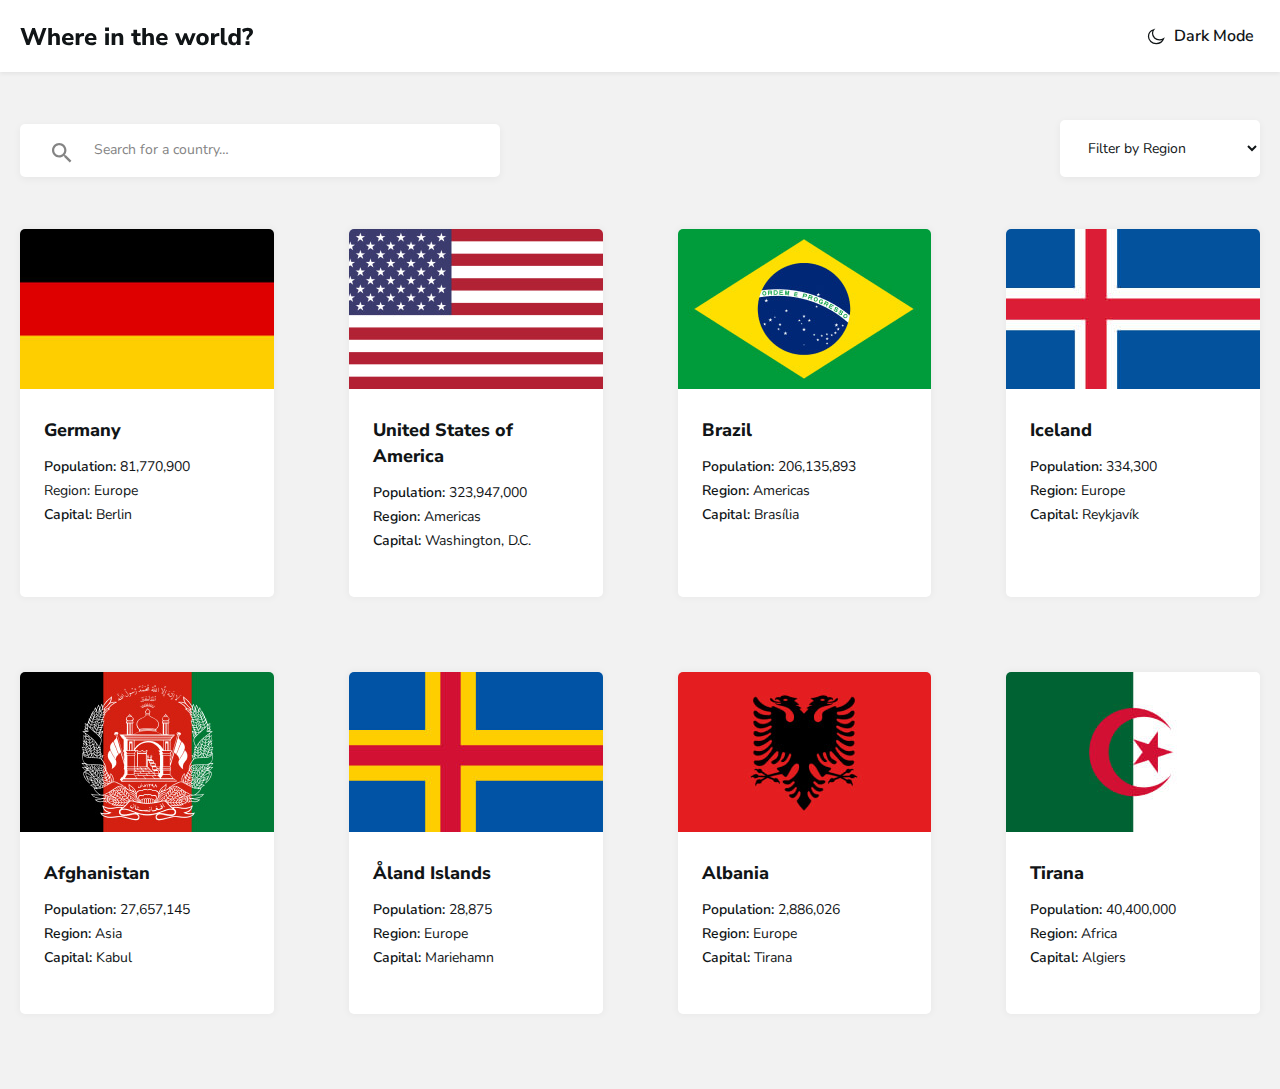
<file: index.html>
<!DOCTYPE html>
<html lang="en">
<head>
  <meta charset="UTF-8">
  <meta http-equiv="X-UA-Compatible" content="IE=edge">
  <meta name="viewport" content="width=device-width, initial-scale=1.0">
  <title>Countries</title>

  <!-- GOOGLE-FONTS -->

  <link rel="preconnect" href="https://fonts.googleapis.com">
  <link rel="preconnect" href="https://fonts.gstatic.com" crossorigin>
  <link href="https://fonts.googleapis.com/css2?family=Nunito+Sans:wght@300;400;600;800&display=swap" rel="stylesheet">
  <!-- Stylesheets -->
  <link rel="stylesheet" href="./css/normalize.css">
  <link rel="stylesheet" href="./css/style.css">
</head>
<body>
  <!-- SITE-HEADER -->

  <header class="site-header">
    <div class="container">
      <div class="site-header-container">
        <a href="index.html" class="site-header-logo-link">
          <svg class="site-header-logo-img" width="233" height="19" viewBox="0 0 233 19"  xmlns="http://www.w3.org/2000/svg">
            <path d="M6.432 18L0.408 1.08H4.224L8.112 12.648L12.216 1.08H14.904L18.888 12.84L22.92 1.08H26.52L20.448 18H17.424L13.464 6.768L9.456 18H6.432ZM28.2748 18V1.08H31.8988V7.824C32.3148 7.216 32.8508 6.76 33.5068 6.456C34.1628 6.136 34.8908 5.976 35.6908 5.976C38.4588 5.976 39.8428 7.624 39.8428 10.92V18H36.2188V11.088C36.2188 10.272 36.0668 9.688 35.7628 9.336C35.4588 8.968 35.0108 8.784 34.4188 8.784C33.6508 8.784 33.0348 9.024 32.5708 9.504C32.1228 9.984 31.8988 10.624 31.8988 11.424V18H28.2748ZM48.6683 18.264C47.2763 18.264 46.0763 18.016 45.0683 17.52C44.0763 17.008 43.3083 16.296 42.7643 15.384C42.2363 14.456 41.9723 13.368 41.9723 12.12C41.9723 10.904 42.2283 9.84 42.7402 8.928C43.2683 8 43.9803 7.28 44.8763 6.768C45.7883 6.24 46.8363 5.976 48.0203 5.976C49.7323 5.976 51.0923 6.52 52.1003 7.608C53.1083 8.68 53.6123 10.136 53.6123 11.976V12.888H45.4283C45.5563 13.816 45.8923 14.496 46.4363 14.928C46.9963 15.344 47.7643 15.552 48.7403 15.552C49.3803 15.552 50.0283 15.456 50.6843 15.264C51.3403 15.072 51.9323 14.776 52.4603 14.376L53.4203 16.8C52.8283 17.248 52.1003 17.608 51.2363 17.88C50.3883 18.136 49.5323 18.264 48.6683 18.264ZM48.1643 8.376C47.3963 8.376 46.7723 8.608 46.2923 9.072C45.8283 9.536 45.5403 10.184 45.4283 11.016H50.6123C50.5163 9.256 49.7003 8.376 48.1643 8.376ZM55.7201 18V6.216H59.2721V8.256C59.8321 6.88 61.0321 6.12 62.8721 5.976L63.9281 5.904L64.1441 8.952L62.1041 9.168C60.3121 9.344 59.4161 10.256 59.4161 11.904V18H55.7201ZM71.5198 18.264C70.1278 18.264 68.9278 18.016 67.9198 17.52C66.9278 17.008 66.1598 16.296 65.6158 15.384C65.0878 14.456 64.8238 13.368 64.8238 12.12C64.8238 10.904 65.0798 9.84 65.5918 8.928C66.1198 8 66.8318 7.28 67.7278 6.768C68.6398 6.24 69.6878 5.976 70.8718 5.976C72.5838 5.976 73.9438 6.52 74.9518 7.608C75.9598 8.68 76.4638 10.136 76.4638 11.976V12.888H68.2798C68.4078 13.816 68.7438 14.496 69.2878 14.928C69.8478 15.344 70.6158 15.552 71.5918 15.552C72.2318 15.552 72.8798 15.456 73.5358 15.264C74.1918 15.072 74.7838 14.776 75.3118 14.376L76.2718 16.8C75.6798 17.248 74.9518 17.608 74.0878 17.88C73.2398 18.136 72.3838 18.264 71.5198 18.264ZM71.0158 8.376C70.2478 8.376 69.6238 8.608 69.1438 9.072C68.6798 9.536 68.3918 10.184 68.2798 11.016H73.4638C73.3678 9.256 72.5518 8.376 71.0158 8.376ZM85.1074 3.936V0.551999H89.0194V3.936H85.1074ZM85.2514 18V6.216H88.8754V18H85.2514ZM91.6733 18V6.216H95.2253V7.944C95.6253 7.304 96.1613 6.816 96.8333 6.48C97.5053 6.144 98.2573 5.976 99.0893 5.976C100.481 5.976 101.521 6.384 102.209 7.2C102.897 8 103.241 9.24 103.241 10.92V18H99.6173V11.088C99.6173 10.272 99.4653 9.688 99.1613 9.336C98.8573 8.968 98.4093 8.784 97.8173 8.784C97.0493 8.784 96.4333 9.024 95.9693 9.504C95.5213 9.984 95.2973 10.624 95.2973 11.424V18H91.6733ZM118.41 18.264C115.098 18.264 113.442 16.656 113.442 13.44V8.928H111.21V6.216H113.442V2.76H117.066V6.216H120.546V8.928H117.066V13.296C117.066 13.968 117.218 14.472 117.522 14.808C117.842 15.144 118.346 15.312 119.034 15.312C119.242 15.312 119.458 15.288 119.682 15.24C119.922 15.192 120.178 15.128 120.45 15.048L120.978 17.688C120.642 17.864 120.242 18 119.778 18.096C119.314 18.208 118.858 18.264 118.41 18.264ZM122.33 18V1.08H125.954V7.824C126.37 7.216 126.906 6.76 127.562 6.456C128.218 6.136 128.946 5.976 129.746 5.976C132.514 5.976 133.898 7.624 133.898 10.92V18H130.274V11.088C130.274 10.272 130.122 9.688 129.818 9.336C129.514 8.968 129.066 8.784 128.474 8.784C127.706 8.784 127.09 9.024 126.626 9.504C126.178 9.984 125.954 10.624 125.954 11.424V18H122.33ZM142.723 18.264C141.331 18.264 140.131 18.016 139.123 17.52C138.131 17.008 137.363 16.296 136.819 15.384C136.291 14.456 136.027 13.368 136.027 12.12C136.027 10.904 136.283 9.84 136.795 8.928C137.323 8 138.035 7.28 138.931 6.768C139.843 6.24 140.891 5.976 142.075 5.976C143.787 5.976 145.147 6.52 146.155 7.608C147.163 8.68 147.667 10.136 147.667 11.976V12.888H139.483C139.611 13.816 139.947 14.496 140.491 14.928C141.051 15.344 141.819 15.552 142.795 15.552C143.435 15.552 144.083 15.456 144.739 15.264C145.395 15.072 145.987 14.776 146.515 14.376L147.475 16.8C146.883 17.248 146.155 17.608 145.291 17.88C144.443 18.136 143.587 18.264 142.723 18.264ZM142.219 8.376C141.451 8.376 140.827 8.608 140.347 9.072C139.883 9.536 139.595 10.184 139.483 11.016H144.667C144.571 9.256 143.755 8.376 142.219 8.376ZM159.791 18L154.99 6.216H158.663L161.471 13.776L164.279 6.216H166.679L169.487 13.872L172.295 6.216H175.775L171.023 18H167.951L165.359 11.304L162.839 18H159.791ZM182.509 18.264C181.245 18.264 180.141 18.016 179.197 17.52C178.269 17.008 177.549 16.296 177.037 15.384C176.525 14.456 176.269 13.36 176.269 12.096C176.269 10.848 176.525 9.768 177.037 8.856C177.549 7.928 178.269 7.216 179.197 6.72C180.141 6.224 181.245 5.976 182.509 5.976C183.773 5.976 184.869 6.224 185.797 6.72C186.741 7.216 187.469 7.928 187.981 8.856C188.509 9.768 188.773 10.848 188.773 12.096C188.773 13.36 188.509 14.456 187.981 15.384C187.469 16.296 186.741 17.008 185.797 17.52C184.869 18.016 183.773 18.264 182.509 18.264ZM182.509 15.552C183.277 15.552 183.901 15.272 184.381 14.712C184.877 14.152 185.125 13.28 185.125 12.096C185.125 10.928 184.877 10.072 184.381 9.528C183.901 8.968 183.277 8.688 182.509 8.688C181.741 8.688 181.117 8.968 180.637 9.528C180.157 10.072 179.917 10.928 179.917 12.096C179.917 13.28 180.157 14.152 180.637 14.712C181.117 15.272 181.741 15.552 182.509 15.552ZM190.978 18V6.216H194.53V8.256C195.09 6.88 196.29 6.12 198.13 5.976L199.186 5.904L199.402 8.952L197.362 9.168C195.57 9.344 194.674 10.256 194.674 11.904V18H190.978ZM205.261 18.264C203.741 18.264 202.629 17.872 201.925 17.088C201.221 16.288 200.869 15.104 200.869 13.536V1.08H204.493V13.392C204.493 14.672 205.061 15.312 206.197 15.312C206.373 15.312 206.541 15.304 206.701 15.288C206.877 15.272 207.045 15.24 207.205 15.192L207.157 18C206.549 18.176 205.917 18.264 205.261 18.264ZM213.328 18.264C212.304 18.264 211.4 18.016 210.616 17.52C209.848 17.008 209.248 16.296 208.816 15.384C208.384 14.456 208.168 13.36 208.168 12.096C208.168 10.832 208.384 9.744 208.816 8.832C209.248 7.92 209.848 7.216 210.616 6.72C211.4 6.224 212.304 5.976 213.328 5.976C214.112 5.976 214.832 6.144 215.488 6.48C216.144 6.816 216.64 7.264 216.976 7.824V1.08H220.6V18H217.048V16.224C216.728 16.848 216.232 17.344 215.56 17.712C214.904 18.08 214.16 18.264 213.328 18.264ZM214.408 15.552C215.176 15.552 215.8 15.272 216.28 14.712C216.776 14.152 217.024 13.28 217.024 12.096C217.024 10.928 216.776 10.072 216.28 9.528C215.8 8.968 215.176 8.688 214.408 8.688C213.64 8.688 213.016 8.968 212.536 9.528C212.056 10.072 211.816 10.928 211.816 12.096C211.816 13.28 212.056 14.152 212.536 14.712C213.016 15.272 213.64 15.552 214.408 15.552ZM226.416 12.648V11.52C226.416 10.816 226.544 10.168 226.8 9.576C227.056 8.968 227.496 8.328 228.12 7.656C228.568 7.176 228.88 6.768 229.056 6.432C229.232 6.08 229.32 5.72 229.32 5.352C229.32 4.904 229.152 4.552 228.816 4.296C228.496 4.04 228.032 3.912 227.424 3.912C225.936 3.912 224.536 4.448 223.224 5.52L222.048 2.784C222.752 2.176 223.608 1.696 224.616 1.344C225.624 0.992 226.648 0.816 227.688 0.816C228.744 0.816 229.672 0.992 230.472 1.344C231.272 1.68 231.888 2.16 232.32 2.784C232.768 3.392 232.992 4.104 232.992 4.92C232.992 5.656 232.824 6.336 232.488 6.96C232.168 7.584 231.592 8.24 230.76 8.928C230.008 9.552 229.488 10.096 229.2 10.56C228.928 11.024 228.76 11.472 228.696 11.904L228.576 12.648H226.416ZM225.552 18V14.16H229.44V18H225.552Z" fill="currentColor"/>
            </svg>
        </a>
        <button class="dark-mode-toggle" type="button">
          <svg class="dark-mode-toggle-img" width="20" height="20" xmlns="http://www.w3.org/2000/svg"><path fill-rule="evenodd" clip-rule="evenodd" d="M13.553 13.815c-3.884 0-7.034-2.887-7.034-6.447 0-1.343.448-2.586 1.212-3.618-3.04.945-5.231 3.581-5.231 6.688 0 3.9 3.45 7.062 7.704 7.062 3.389 0 6.266-2.007 7.296-4.796a7.458 7.458 0 0 1-3.947 1.111Z" fill="#fff" stroke="currentColor" stroke-width="1.25"/></svg>
          Dark Mode
        </button>
      </div>
    </div>
  </header>

  <main class="main-content">
    <!-- FORM -->

    <section>
      <!-- <h2>Filters</h2> -->
      <form class="site-form" action="https://echo.htmlacademy.ru" method="get">
      <div class="site-form-container container">
        <input class="site-search" type="search" name="search" placeholder="Search for a country…" required aria-label="country-name">
        <select class="region-picker" name="region" aria-label="regions">
          <option value="" disabled selected aria-invalid="false">Filter by Region</option>
          <option value="">Africa</option>
          <option value="">America</option>
          <option value="">Asia</option>
          <option value="">Europe</option>
          <option value="">Oceania</option>
        </select>
      </div>
      </form>
    </section>

    <!-- CARDS -->

    <section class="flag-cards">
    <div class="container">
      <ul class="flag-cards-list">
        <li class="flag-cards-item">
          <a href="detail.html" class="flag-cards-link">
            <img class="flag-cards-img" src="./img/flag-germany.jpg" alt="flag-germany"  srcset="./img/flag-germany.jpg 1x , ./img/flag-germany@2x.jpg 2x" width="264" height="160">
            <div class="flag-cards-info">
              <h3 class="flag-cards-name">Germany</h3>
              <dl class="flag-cards-details">
                <div class="flag-cards-details-item">
                  <dt class="flag-cards-details-title">Population:</dt>
                  <dd class="flag-cards-details-value">81,770,900</dd>
                </div>
                <div class="flag-cards-details-item">
                  <dt class="flag-cards-de">Region:</dt>
                  <dd class="flag-cards-details-value">Europe</dd>
                </div>
                <div class="flag-cards-details-item">
                  <dt class="flag-cards-details-title">Capital:</dt>
                  <dd class="flag-cards-details-value">Berlin</dd>
                </div>
              </dl>
            </div>
          </a>
        </li>

        <li class="flag-cards-item">
          <a href="detail.html" class="flag-cards-link">
            <img class="flag-cards-img" src="./img/flag-United-States-of-America.jpg" alt="flag-United-States-of-America"  srcset="./img/flag-United-States-of-America.jpg 1x , ./img/flag-United-States-of-America@2x.jpg 2x" width="264" height="160">
            <div class="flag-cards-info">
              <h3 class="flag-cards-name">United States of America</h3>
              <dl class="flag-cards-details">
                <div class="flag-cards-details-item">
                  <dt class="flag-cards-details-title">Population:</dt>
                  <dd class="flag-cards-details-value">323,947,000</dd>
                </div>
                <div class="flag-cards-details-item">
                  <dt class="flag-cards-details-title">Region:</dt>
                  <dd class="flag-cards-details-value">Americas</dd>
                </div>
                <div class="flag-cards-details-item">
                  <dt class="flag-cards-details-title">Capital:</dt>
                  <dd class="flag-cards-details-value">Washington, D.C.</dd>
                </div>
              </dl>
            </div>
          </a>
        </li>

        <li class="flag-cards-item">
          <a href="detail.html" class="flag-cards-link">
            <img class="flag-cards-img" src="./img/flag-brazil.jpg" alt="flag-brazil"  srcset="./img/flag-brazil.jpg 1x , ./img/flag-brazil@2x.jpg 2x" width="264" height="160">
            <div class="flag-cards-info">
              <h3 class="flag-cards-name">Brazil</h3>
              <dl class="flag-cards-details">
                <div class="flag-cards-details-item">
                  <dt class="flag-cards-details-title">Population:</dt>
                  <dd class="flag-cards-details-value">206,135,893</dd>
                </div>
                <div class="flag-cards-details-item">
                  <dt class="flag-cards-details-title">Region:</dt>
                  <dd class="flag-cards-details-value">Americas</dd>
                </div>
                <div class="flag-cards-details-item">
                  <dt class="flag-cards-details-title">Capital:</dt>
                  <dd class="flag-cards-details-value">Brasília</dd>
                </div>
              </dl>
            </div>
          </a>
        </li>

        <li class="flag-cards-item">
          <a href="detail.html" class="flag-cards-link">
            <img class="flag-cards-img" src="./img/flag-iceland.jpg" alt="flag-iceland.jpg"  srcset="./img/flag-iceland.jpg 1x , ./img/flag-iceland@2x.jpg 2x" width="260" height="160">
            <div class="flag-cards-info">
              <h3 class="flag-cards-name">Iceland</h3>
              <dl class="flag-cards-details">
                <div class="flag-cards-details-item">
                  <dt class="flag-cards-details-title">Population:</dt>
                  <dd class="flag-cards-details-value">334,300</dd>
                </div>
                <div class="flag-cards-details-item">
                  <dt class="flag-cards-details-title">Region:</dt>
                  <dd class="flag-cards-details-value">Europe</dd>
                </div>
                <div class="flag-cards-details-item">
                  <dt class="flag-cards-details-title">Capital:</dt>
                  <dd class="flag-cards-details-value">Reykjavík</dd>
                </div>
              </dl>
            </div>
          </a>
        </li>

        <li class="flag-cards-item">
          <a href="detail.html" class="flag-cards-link">
            <img class="flag-cards-img" src="./img/flag-afghanistan.jpg" alt="flag-afghanistan.jpg"  srcset="./img/flag-afghanistan.jpg 1x , ./img/flag-afghanistan@2x.jpg 2x" width="260" height="160">
            <div class="flag-cards-info">
              <h3 class="flag-cards-name">Afghanistan</h3>
              <dl class="flag-cards-details">
                <div class="flag-cards-details-item">
                  <dt class="flag-cards-details-title">Population:</dt>
                  <dd class="flag-cards-details-value">27,657,145</dd>
                </div>
                <div class="flag-cards-details-item">
                  <dt class="flag-cards-details-title">Region:</dt>
                  <dd class="flag-cards-details-value">Asia</dd>
                </div>
                <div class="flag-cards-details-item">
                  <dt class="flag-cards-details-title">Capital:</dt>
                  <dd class="flag-cards-details-value">Kabul</dd>
                </div>
              </dl>
            </div>
          </a>
        </li>

        <li class="flag-cards-item">
          <a href="detail.html" class="flag-cards-link">
            <img class="flag-cards-img" src="./img/flag-aland-islands.jpg" alt="flag-aland-islands.jpg"  srcset="./img/flag-aland-islands.jpg 1x , ./img/flag-aland-islands@2x.jpg 2x" width="260" height="160">
            <div class="flag-cards-info">
              <h3 class="flag-cards-name">Åland Islands</h3>
              <dl class="flag-cards-details">
                <div class="flag-cards-details-item">
                  <dt class="flag-cards-details-title">Population:</dt>
                  <dd class="flag-cards-details-value">28,875</dd>
                </div>
                <div class="flag-cards-details-item">
                  <dt class="flag-cards-details-title">Region:</dt>
                  <dd class="flag-cards-details-value">Europe</dd>
                </div>
                <div class="flag-cards-details-item">
                  <dt class="flag-cards-details-title">Capital:</dt>
                  <dd class="flag-cards-details-value">Mariehamn</dd>
                </div>
              </dl>
            </div>
          </a>
        </li>

        <li class="flag-cards-item">
          <a href="detail.html" class="flag-cards-link">
            <img class="flag-cards-img" src="./img/flag-albania.jpg" alt="flag-albania.jpg"  srcset="./img/flag-albania.jpg 1x , ./img/flag-albania@2x.jpg 2x" width="260" height="160">
            <div class="flag-cards-info">
              <h3 class="flag-cards-name">Albania</h3>
              <dl class="flag-cards-details">
                <div class="flag-cards-details-item">
                  <dt class="flag-cards-details-title">Population:</dt>
                  <dd class="flag-cards-details-value">2,886,026</dd>
                </div>
                <div class="flag-cards-details-item">
                  <dt class="flag-cards-details-title">Region:</dt>
                  <dd class="flag-cards-details-value">Europe</dd>
                </div>
                <div class="flag-cards-details-item">
                  <dt class="flag-cards-details-title">Capital:</dt>
                  <dd class="flag-cards-details-value">Tirana</dd>
                </div>
              </dl>
            </div>
          </a>
        </li>

        <li class="flag-cards-item">
          <a href="detail.html" class="flag-cards-link">
            <img class="flag-cards-img" src="./img/flag-algeria.jpg" alt="flag-algeria.jpg"  srcset="./img/flag-algeria.jpg 1x , ./img/flag-algeria@2x.jpg 2x" width="260" height="160">
            <div class="flag-cards-info">
              <h3 class="flag-cards-name">Tirana</h3>
              <dl class="flag-cards-details">
                <div class="flag-cards-details-item">
                  <dt class="flag-cards-details-title">Population:</dt>
                  <dd class="flag-cards-details-value">40,400,000</dd>
                </div>
                <div class="flag-cards-details-item">
                  <dt class="flag-cards-details-title">Region:</dt>
                  <dd class="flag-cards-details-value">Africa</dd>
                </div>
                <div class="flag-cards-details-item">
                  <dt class="flag-cards-details-title">Capital:</dt>
                  <dd class="flag-cards-details-value">Algiers</dd>
                </div>
              </dl>
            </div>
          </a>
        </li>
      </ul>
    </div>
    </section>
  </main>
  <script src="./js/main.js"></script>
</body>
</html>
</file>
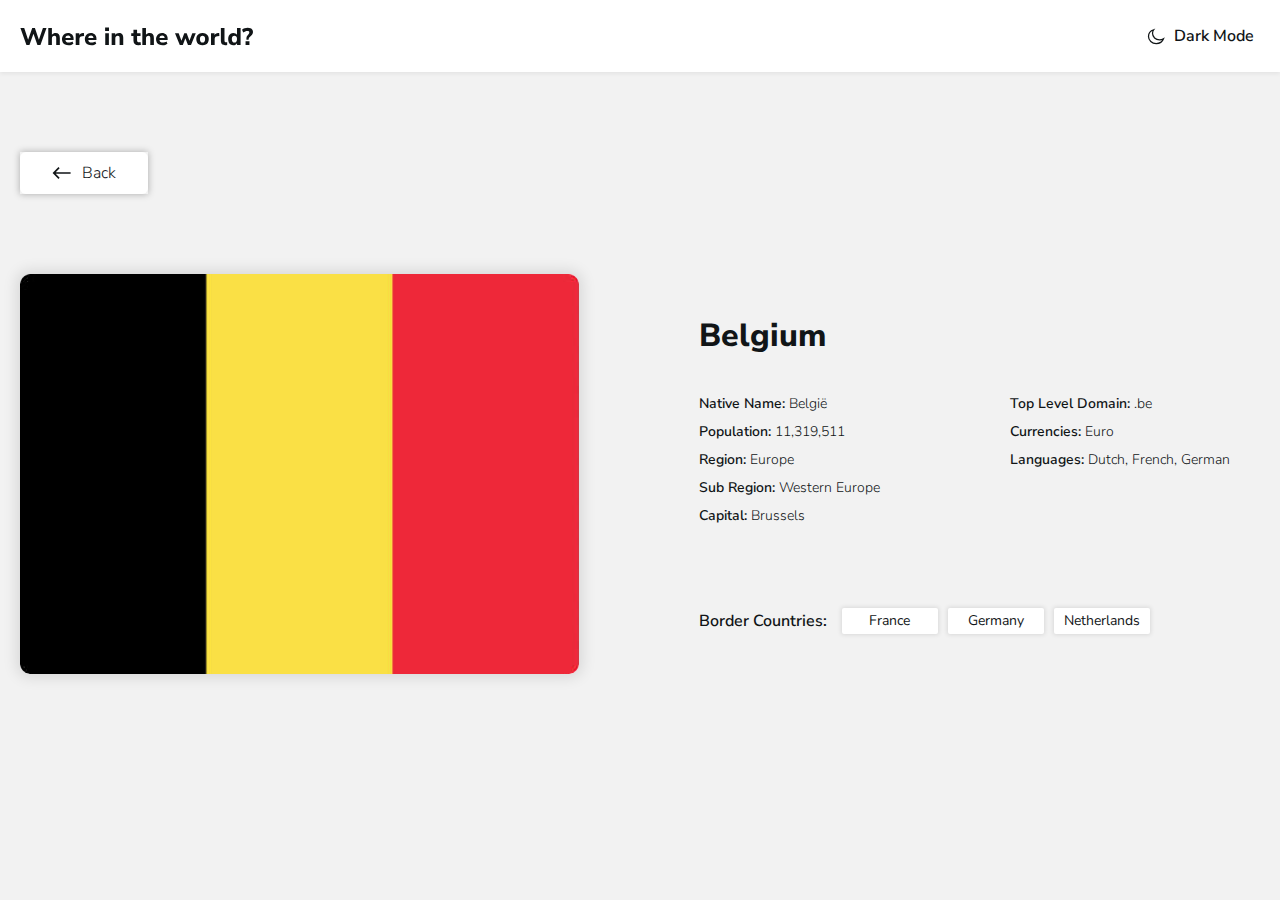
<file: detail.html>
<!DOCTYPE html>
<html lang="en">
<head>
  <meta charset="UTF-8">
  <meta http-equiv="X-UA-Compatible" content="IE=edge">
  <meta name="viewport" content="width=device-width, initial-scale=1.0">
  <title>Detail</title>

    <!-- GOOGLE-FONTS -->

    <link rel="preconnect" href="https://fonts.googleapis.com">
    <link rel="preconnect" href="https://fonts.gstatic.com" crossorigin>
    <link href="https://fonts.googleapis.com/css2?family=Nunito+Sans:wght@300;400;600;800&display=swap" rel="stylesheet">
    <!-- Stylesheets -->
    <link rel="stylesheet" href="./css/normalize.css">
    <link rel="stylesheet" href="./css/style.css">

<body>
  <!-- SITE-HEADER -->

  <header class="site-header">
    <div class="container">
      <div class="site-header-container">
        <a href="index.html" class="site-header-logo-link">
          <svg class="site-header-logo-img" width="233" height="19" viewBox="0 0 233 19"  xmlns="http://www.w3.org/2000/svg">
            <path d="M6.432 18L0.408 1.08H4.224L8.112 12.648L12.216 1.08H14.904L18.888 12.84L22.92 1.08H26.52L20.448 18H17.424L13.464 6.768L9.456 18H6.432ZM28.2748 18V1.08H31.8988V7.824C32.3148 7.216 32.8508 6.76 33.5068 6.456C34.1628 6.136 34.8908 5.976 35.6908 5.976C38.4588 5.976 39.8428 7.624 39.8428 10.92V18H36.2188V11.088C36.2188 10.272 36.0668 9.688 35.7628 9.336C35.4588 8.968 35.0108 8.784 34.4188 8.784C33.6508 8.784 33.0348 9.024 32.5708 9.504C32.1228 9.984 31.8988 10.624 31.8988 11.424V18H28.2748ZM48.6683 18.264C47.2763 18.264 46.0763 18.016 45.0683 17.52C44.0763 17.008 43.3083 16.296 42.7643 15.384C42.2363 14.456 41.9723 13.368 41.9723 12.12C41.9723 10.904 42.2283 9.84 42.7402 8.928C43.2683 8 43.9803 7.28 44.8763 6.768C45.7883 6.24 46.8363 5.976 48.0203 5.976C49.7323 5.976 51.0923 6.52 52.1003 7.608C53.1083 8.68 53.6123 10.136 53.6123 11.976V12.888H45.4283C45.5563 13.816 45.8923 14.496 46.4363 14.928C46.9963 15.344 47.7643 15.552 48.7403 15.552C49.3803 15.552 50.0283 15.456 50.6843 15.264C51.3403 15.072 51.9323 14.776 52.4603 14.376L53.4203 16.8C52.8283 17.248 52.1003 17.608 51.2363 17.88C50.3883 18.136 49.5323 18.264 48.6683 18.264ZM48.1643 8.376C47.3963 8.376 46.7723 8.608 46.2923 9.072C45.8283 9.536 45.5403 10.184 45.4283 11.016H50.6123C50.5163 9.256 49.7003 8.376 48.1643 8.376ZM55.7201 18V6.216H59.2721V8.256C59.8321 6.88 61.0321 6.12 62.8721 5.976L63.9281 5.904L64.1441 8.952L62.1041 9.168C60.3121 9.344 59.4161 10.256 59.4161 11.904V18H55.7201ZM71.5198 18.264C70.1278 18.264 68.9278 18.016 67.9198 17.52C66.9278 17.008 66.1598 16.296 65.6158 15.384C65.0878 14.456 64.8238 13.368 64.8238 12.12C64.8238 10.904 65.0798 9.84 65.5918 8.928C66.1198 8 66.8318 7.28 67.7278 6.768C68.6398 6.24 69.6878 5.976 70.8718 5.976C72.5838 5.976 73.9438 6.52 74.9518 7.608C75.9598 8.68 76.4638 10.136 76.4638 11.976V12.888H68.2798C68.4078 13.816 68.7438 14.496 69.2878 14.928C69.8478 15.344 70.6158 15.552 71.5918 15.552C72.2318 15.552 72.8798 15.456 73.5358 15.264C74.1918 15.072 74.7838 14.776 75.3118 14.376L76.2718 16.8C75.6798 17.248 74.9518 17.608 74.0878 17.88C73.2398 18.136 72.3838 18.264 71.5198 18.264ZM71.0158 8.376C70.2478 8.376 69.6238 8.608 69.1438 9.072C68.6798 9.536 68.3918 10.184 68.2798 11.016H73.4638C73.3678 9.256 72.5518 8.376 71.0158 8.376ZM85.1074 3.936V0.551999H89.0194V3.936H85.1074ZM85.2514 18V6.216H88.8754V18H85.2514ZM91.6733 18V6.216H95.2253V7.944C95.6253 7.304 96.1613 6.816 96.8333 6.48C97.5053 6.144 98.2573 5.976 99.0893 5.976C100.481 5.976 101.521 6.384 102.209 7.2C102.897 8 103.241 9.24 103.241 10.92V18H99.6173V11.088C99.6173 10.272 99.4653 9.688 99.1613 9.336C98.8573 8.968 98.4093 8.784 97.8173 8.784C97.0493 8.784 96.4333 9.024 95.9693 9.504C95.5213 9.984 95.2973 10.624 95.2973 11.424V18H91.6733ZM118.41 18.264C115.098 18.264 113.442 16.656 113.442 13.44V8.928H111.21V6.216H113.442V2.76H117.066V6.216H120.546V8.928H117.066V13.296C117.066 13.968 117.218 14.472 117.522 14.808C117.842 15.144 118.346 15.312 119.034 15.312C119.242 15.312 119.458 15.288 119.682 15.24C119.922 15.192 120.178 15.128 120.45 15.048L120.978 17.688C120.642 17.864 120.242 18 119.778 18.096C119.314 18.208 118.858 18.264 118.41 18.264ZM122.33 18V1.08H125.954V7.824C126.37 7.216 126.906 6.76 127.562 6.456C128.218 6.136 128.946 5.976 129.746 5.976C132.514 5.976 133.898 7.624 133.898 10.92V18H130.274V11.088C130.274 10.272 130.122 9.688 129.818 9.336C129.514 8.968 129.066 8.784 128.474 8.784C127.706 8.784 127.09 9.024 126.626 9.504C126.178 9.984 125.954 10.624 125.954 11.424V18H122.33ZM142.723 18.264C141.331 18.264 140.131 18.016 139.123 17.52C138.131 17.008 137.363 16.296 136.819 15.384C136.291 14.456 136.027 13.368 136.027 12.12C136.027 10.904 136.283 9.84 136.795 8.928C137.323 8 138.035 7.28 138.931 6.768C139.843 6.24 140.891 5.976 142.075 5.976C143.787 5.976 145.147 6.52 146.155 7.608C147.163 8.68 147.667 10.136 147.667 11.976V12.888H139.483C139.611 13.816 139.947 14.496 140.491 14.928C141.051 15.344 141.819 15.552 142.795 15.552C143.435 15.552 144.083 15.456 144.739 15.264C145.395 15.072 145.987 14.776 146.515 14.376L147.475 16.8C146.883 17.248 146.155 17.608 145.291 17.88C144.443 18.136 143.587 18.264 142.723 18.264ZM142.219 8.376C141.451 8.376 140.827 8.608 140.347 9.072C139.883 9.536 139.595 10.184 139.483 11.016H144.667C144.571 9.256 143.755 8.376 142.219 8.376ZM159.791 18L154.99 6.216H158.663L161.471 13.776L164.279 6.216H166.679L169.487 13.872L172.295 6.216H175.775L171.023 18H167.951L165.359 11.304L162.839 18H159.791ZM182.509 18.264C181.245 18.264 180.141 18.016 179.197 17.52C178.269 17.008 177.549 16.296 177.037 15.384C176.525 14.456 176.269 13.36 176.269 12.096C176.269 10.848 176.525 9.768 177.037 8.856C177.549 7.928 178.269 7.216 179.197 6.72C180.141 6.224 181.245 5.976 182.509 5.976C183.773 5.976 184.869 6.224 185.797 6.72C186.741 7.216 187.469 7.928 187.981 8.856C188.509 9.768 188.773 10.848 188.773 12.096C188.773 13.36 188.509 14.456 187.981 15.384C187.469 16.296 186.741 17.008 185.797 17.52C184.869 18.016 183.773 18.264 182.509 18.264ZM182.509 15.552C183.277 15.552 183.901 15.272 184.381 14.712C184.877 14.152 185.125 13.28 185.125 12.096C185.125 10.928 184.877 10.072 184.381 9.528C183.901 8.968 183.277 8.688 182.509 8.688C181.741 8.688 181.117 8.968 180.637 9.528C180.157 10.072 179.917 10.928 179.917 12.096C179.917 13.28 180.157 14.152 180.637 14.712C181.117 15.272 181.741 15.552 182.509 15.552ZM190.978 18V6.216H194.53V8.256C195.09 6.88 196.29 6.12 198.13 5.976L199.186 5.904L199.402 8.952L197.362 9.168C195.57 9.344 194.674 10.256 194.674 11.904V18H190.978ZM205.261 18.264C203.741 18.264 202.629 17.872 201.925 17.088C201.221 16.288 200.869 15.104 200.869 13.536V1.08H204.493V13.392C204.493 14.672 205.061 15.312 206.197 15.312C206.373 15.312 206.541 15.304 206.701 15.288C206.877 15.272 207.045 15.24 207.205 15.192L207.157 18C206.549 18.176 205.917 18.264 205.261 18.264ZM213.328 18.264C212.304 18.264 211.4 18.016 210.616 17.52C209.848 17.008 209.248 16.296 208.816 15.384C208.384 14.456 208.168 13.36 208.168 12.096C208.168 10.832 208.384 9.744 208.816 8.832C209.248 7.92 209.848 7.216 210.616 6.72C211.4 6.224 212.304 5.976 213.328 5.976C214.112 5.976 214.832 6.144 215.488 6.48C216.144 6.816 216.64 7.264 216.976 7.824V1.08H220.6V18H217.048V16.224C216.728 16.848 216.232 17.344 215.56 17.712C214.904 18.08 214.16 18.264 213.328 18.264ZM214.408 15.552C215.176 15.552 215.8 15.272 216.28 14.712C216.776 14.152 217.024 13.28 217.024 12.096C217.024 10.928 216.776 10.072 216.28 9.528C215.8 8.968 215.176 8.688 214.408 8.688C213.64 8.688 213.016 8.968 212.536 9.528C212.056 10.072 211.816 10.928 211.816 12.096C211.816 13.28 212.056 14.152 212.536 14.712C213.016 15.272 213.64 15.552 214.408 15.552ZM226.416 12.648V11.52C226.416 10.816 226.544 10.168 226.8 9.576C227.056 8.968 227.496 8.328 228.12 7.656C228.568 7.176 228.88 6.768 229.056 6.432C229.232 6.08 229.32 5.72 229.32 5.352C229.32 4.904 229.152 4.552 228.816 4.296C228.496 4.04 228.032 3.912 227.424 3.912C225.936 3.912 224.536 4.448 223.224 5.52L222.048 2.784C222.752 2.176 223.608 1.696 224.616 1.344C225.624 0.992 226.648 0.816 227.688 0.816C228.744 0.816 229.672 0.992 230.472 1.344C231.272 1.68 231.888 2.16 232.32 2.784C232.768 3.392 232.992 4.104 232.992 4.92C232.992 5.656 232.824 6.336 232.488 6.96C232.168 7.584 231.592 8.24 230.76 8.928C230.008 9.552 229.488 10.096 229.2 10.56C228.928 11.024 228.76 11.472 228.696 11.904L228.576 12.648H226.416ZM225.552 18V14.16H229.44V18H225.552Z" fill="currentColor"/>
            </svg>
        </a>
        <button class="dark-mode-toggle" type="button">
          <svg class="dark-mode-toggle-img" width="20" height="20" xmlns="http://www.w3.org/2000/svg"><path fill-rule="evenodd" clip-rule="evenodd" d="M13.553 13.815c-3.884 0-7.034-2.887-7.034-6.447 0-1.343.448-2.586 1.212-3.618-3.04.945-5.231 3.581-5.231 6.688 0 3.9 3.45 7.062 7.704 7.062 3.389 0 6.266-2.007 7.296-4.796a7.458 7.458 0 0 1-3.947 1.111Z" fill="#fff" stroke="currentColor" stroke-width="1.25"/></svg>
          Dark Mode
        </button>
      </div>
    </div>
  </header>
</head>

<main class="main-content">
  <section class="country-page">
    <div class="container">
      <div class="country-page-back-wrapper">
        <a href="index.html" class="country-page-back-link">
          <svg class="country-page-back-icon " width="20" height="20" viewBox="0 0 20 20" fill="none" xmlns="http://www.w3.org/2000/svg">
            <g id="country-page-back">
            <path id="Shape" fill-rule="evenodd" clip-rule="evenodd" d="M6.46447 4.10744L7.64298 5.28596L3.75389 9.17504L18.6031 9.17504L18.6031 10.825L3.75389 10.825L7.64298 14.714L6.46447 15.8926L0.57191 10L6.46447 4.10744Z" fill="currentColor"/>
            </g>
            </svg>
            <span class="country-page-back-text">Back</span>
          </a>
      </div>

      <!-- COUNTRY-PAGE-FLAG-INFO -->

      <div class="country-page-flag-info">
        <img class="country-page-flag" src="./img/flag-belgium-big.jpg" alt="flag-belgium" width="560" height="400" srcset="./img/flag-belgium-big.jpg 1x, ./img/flag-belgium-big@2x.jpg 2x">
        <div class="country-page-info">
          <h1 class="country-page-title">Belgium</h1>
          <div class="country-page-dls-wrapper">
            <dl class="country-page-details">
              <div class="country-page-details-item">
                <dt class="country-page-details-title">Native Name: </dt>
                <dd class="country-page-details-value"> België</dd>
              </div>
              <div class="country-page-details-item">
                <dt class="country-page-details-title">Population:  </dt>
                <dd class="country-page-details-value"> 11,319,511</dd>
              </div>
              <div class="country-page-details-item">
                <dt class="country-page-details-title">Region:  </dt>
                <dd class="country-page-details-value"> Europe</dd>
              </div>
              <div class="country-page-details-item">
                <dt class="country-page-details-title">Sub Region: </dt>
                <dd class="country-page-details-value">Western Europe</dd>
              </div>
              <div class="country-page-details-item">
                <dt class="country-page-details-title">Capital:</dt>
                <dd class="country-page-details-value">Brussels</dd>
              </div>
            </dl>
            <dl class="country-page-details">
              <div class="country-page-details-item">
                <dt class="country-page-details-title">Top Level Domain:</dt>
                <dd class="country-page-details-value">.be</dd>
              </div>
              <div class="country-page-details-item">
                <dt class="country-page-details-title">Currencies:</dt>
                <dd class="country-page-details-value">Euro</dd>
              </div>
              <div class="country-page-details-item">
                <dt class="country-page-details-title">Languages: </dt>
                <dd class="country-page-details-value">Dutch, French, German</dd>
              </div>
            </dl>
          </div>
          <div class="country-page-border-countries">
            <h2 class="country-page-border-countries-title">Border Countries: </h2>
            <div class="country-page-border-countries-list">
              <a href="#" class="country-page-border-countries-link">France</a>
              <a href="#" class="country-page-border-countries-link">Germany</a>
              <a href="#" class="country-page-border-countries-link">Netherlands</a>
            </div>
          </div>
        </div>
      </div>
    </div>
  </section>
</main>
<script src="./js/main.js"></script>
</body>
</html>
</file>
<file: css/style.css>
/* CUSTOM-PROPS */
:root{
  --site-search-color:#848484;
  --main-dark-text-color:#111517;
  --main-light-bg-color:#F2F2F2;
  --cards-light-bg-color:#fff;

  --transition-duration: 0.4s;
}

/* GLOBAL */
html{
  box-sizing: border-box;
  height: 100%;
  scroll-behavior: smooth;
}

*,
*::before,
*::after{
  box-sizing: inherit;
}

body{
  display: flex;
  flex-direction: column;
  height: 100%;
  padding: 0;
  margin: 0;
  font-size: 14px;
  line-height: 16px;
  font-family: 'Nunito Sans', "Arial", sans-serif;
  background-color: var(--main-light-bg-color);
  color: var(--main-dark-text-color);
  transition:  background-color var(--transition-duration) ease,
  color var(--transition-duration) ease;
}

.dark-mode{
  --site-search-color:#fff;
  --main-dark-text-color:#fff;
  --main-light-bg-color:#202C36;
  --cards-light-bg-color:#2B3844;
}

img{
  max-width: 100%;
  height: auto;
}

*:focus{
  outline: 2px dashed var(--main-dark-text-color);
  outline-offset: 3px;
}

/* CONTAINER */
.container{
  width: 100%;
  max-width: 1320px;
  padding-left: 20px;
  padding-right: 20px;
  margin-left: auto;
  margin-right: auto;
}

ul{
  padding: 0;
  margin: 0;
}

li{
  list-style: none;
}

a{
  text-decoration: none;
}

/* MAIN-CONTENT */
.main-content{
  flex-grow: 1;
  padding-top: 48px;
  padding-bottom: 45px;
}


/* SITE-HEADER */
.site-header {
  padding-top: 24px;
  padding-bottom: 24px;
  background-color: var(--cards-light-bg-color);
  box-shadow: 0px 2px 4px rgba(0, 0, 0, 0.06);
}


.site-header-container {
  display: flex;
  align-items: center;
  justify-content: space-between;
}

.site-header-logo-link{
  display: flex;

}

.site-header-logo-img{
  color: var(--main-dark-text-color);
}


.dark-mode-toggle {
  display: flex;
  align-items: center;
  border: 0;
  font-weight: 600;
  font-size: 16px;
  line-height: 22px;
  background-color: transparent;
  color: var(--main-dark-text-color);
  cursor: pointer;
}


.dark-mode-toggle-img {
  width: 20px;
  height: 20px;
  object-fit: contain;
  display: inline-block;
  margin-right: 8px;
}

/* SITE-FORM */


.site-form-container {
  display: flex;
  align-items: center;
  justify-content: space-between;
  margin-bottom: 48px;
}

.site-search {
  min-width: 480px;
  border: 0;
  width: 480px;
  padding-top: 18px;
  padding-bottom: 18px;
  padding-left: 74px;
  border-radius: 5px;
  box-shadow: 0px 2px 9px rgba(0, 0, 0, 0.05);
  color: var(--main-dark-text-color);
  background-color:var(--cards-light-bg-color);
  background-image: url("../img/icon-search-black.svg");
  background-repeat: no-repeat;
  background-size: 20px 20px;
  background-position: 32px 19px;
}

.site-search::placeholder{
  opacity: 1;
  color: var(--site-search-color);
}

.region-picker {
  min-width: 200px;
  padding-top: 18px;
  padding-bottom: 18px;
  padding-left: 24px;
  padding-right: 18px;
  margin-bottom: 4px;
  border: 0;
  box-shadow: 0px 2px 9px rgba(0, 0, 0, 0.05);
  border-radius: 5px;
  color: var(--main-dark-text-color);
  background-color: var(--cards-light-bg-color);
}

option[value=""][disabled] {
  display: none;
}

/* FLAG-CARDS */


.flag-cards-list {
  margin-left: -75px;
  margin-bottom: -75px;
  display: flex;
  flex-wrap: wrap;
}

.flag-cards-item {
  display: flex;
  flex-direction: column;
  width: calc(25% - 75px);
  margin-left: 75px;
  margin-bottom: 75px;
  flex-grow: 1;
  border-radius: 5px;
  background-color: var(--cards-light-bg-color);
  box-shadow: 0px 0px 7px 2px rgba(0, 0, 0, 0.03);
}

.flag-cards-link{
  display: block;
}

.flag-cards-img{
  width: 100%;
  height: 160px;
  object-fit: cover;
  border-top-left-radius: 5px;
  border-top-right-radius: 5px;
}

.flag-cards-info {
  flex-grow: 1;
  padding: 24px 24px 48px;
  color: var(--main-dark-text-color);
}


.flag-cards-name {
  margin: 0;
  padding-bottom: 16px;
  font-weight: 800;
  font-size: 18px;
  line-height: 26px;
}

.flag-cards-details {
  margin: 0;
}

.flag-cards-details-item{
  display: flex;
  flex-wrap: wrap;
}

.flag-cards-details-item:not(:last-child){
  margin-bottom: 8px;
}

.flag-cards-details-title {
  font-weight: 600;
}
.flag-cards-details-value {
  margin-left: 4px;
}

/* DETAIL */

.country-page {
  margin-top: 32px;

}

.country-page-back-wrapper {
  display: inline-block;
  box-shadow: 0px 0px 7px rgba(0, 0, 0, 0.3);
  margin-bottom: 80px;
}

.country-page-back-link {
  display: flex;
  align-items: center;
  padding: 11px 32px;
  border-radius: 6px;
  background-color: var(--cards-light-bg-color);
  transition: opacity var(--transition-duration) ease;
}

.country-page-back-link:hover{
  opacity: 0.8;
}

.country-page-back-link:active{
  opacity: 0.6;
}

.country-page-back-icon {
  display: inline-block;
  width: 20px;
  height: 20px;
  object-fit: contain;
  margin-right: 10px;
  color: var(--main-dark-text-color);
}

.country-page-back-text {
  font-size: 16px;
  line-height: 20px;
  font-weight: 300;
  color: var(--main-dark-text-color);
}

/* COUNTRY-PAGE */

.country-page-flag-info {
  display: flex;
}

.country-page-flag {
  display: inline-block;
  width: 560px;
  height: 400px;
  object-fit: cover;
  border-radius: 10px;
  margin-right: 120px;
  box-shadow: 0px 0px 14px 4px rgb(0 0 0 / 10%);
}

.country-page-info {
  width: 600px;
  padding-top: 40px;
}

.country-page-title {
  margin-top: 0;
  margin-bottom: 24px;
  font-size: 32px;
  line-height: 44px;
  font-weight: 800;
}

.country-page-dls-wrapper {
  display: flex;
  justify-content: space-between;
  padding-bottom: 70px;
}

.country-page-details {
  width: 250px;
}

.country-page-details-item{
  display: flex;
}

.country-page-details-item:not(:last-child){
  margin-bottom: 12px;
}

.country-page-details-title {
  margin-right: 4px;
  font-weight: 600;
}

.country-page-details-value {
  margin: 0;
  font-weight: 300;
}

.country-page-border-countries {
  display: flex;
  align-items: center;
}

.country-page-border-countries-title {
  margin-top: 0;
  margin-bottom: 0;
  margin-right: 15px;
  font-size: 16px;
  line-height: 20px;
  font-weight: 600;
}

.country-page-border-countries-list {
  display: flex;
  flex-wrap: wrap;
}

.country-page-border-countries-link {
  min-width: 96px;
  padding: 5px 10px;
  border-radius: 2px;
  background-color: var(--cards-light-bg-color);
  color: var(--main-dark-text-color);
  text-align: center;
  box-shadow: 0px 0px 4px 1px rgb(0 0 0 / 10%);
  transition: opacity var(--transition-duration) ease;
}

.country-page-border-countries-link:hover{
  opacity: 0.8;
}

.country-page-border-countries-link:active{
  opacity: 0.6;
}

.country-page-border-countries-link:not(:last-child){
  margin-right: 10px;
}

/* MOBILE*/

@media only screen and (max-width: 450px) {

  .container{
    max-width: 343px;
  }

  .site-header {
    margin-bottom: 24px;
    padding-top: 30px;
    padding-bottom: 30px;
  }

  .site-header-heading {
    font-size: 14px;
    line-height: 20px;
  }

  .dark-mode-toggle {
    font-size: 12px;
    line-height: 16px;
  }

  .dark-mode-toggle-img {
    width: 16px;
    height: 16px;
  }

  /* SITE-FORM */

  .site-form-container {
    display: flex;
    flex-direction: column;
    align-items: start;
  }

  .site-search {
    width: 100%;
    padding-top: 14px;
    padding-bottom: 14px;
    background-size: 16px 16px;
    background-position: 32px 16px;
    margin-bottom: 40px;
  }

  .region-picker {
    width: 200px;
    padding-top: 14px;
    padding-bottom: 14px;
    padding-left: 24px;
  }

  /* FLAG-CARDS */

  .flag-cards-list {
    display: flex;
    flex-direction: column;
    align-items: center;
    margin-bottom: 30px;
  }

  .flag-cards-item {
    margin-top: 30px;
    margin-bottom: 10px;;
  }

}

/* BACKGROUND-IMAGE FOR RETINA SCREENS */
@media
only screen and (-webkit-min-device-pixel-ratio: 2),
only screen and (   min--moz-device-pixel-ratio: 2),
only screen and (     -o-min-device-pixel-ratio: 2/1),
only screen and (        min-device-pixel-ratio: 2),
only screen and (                min-resolution: 192dpi),
only screen and (                min-resolution: 2dppx) {

}
</file>
